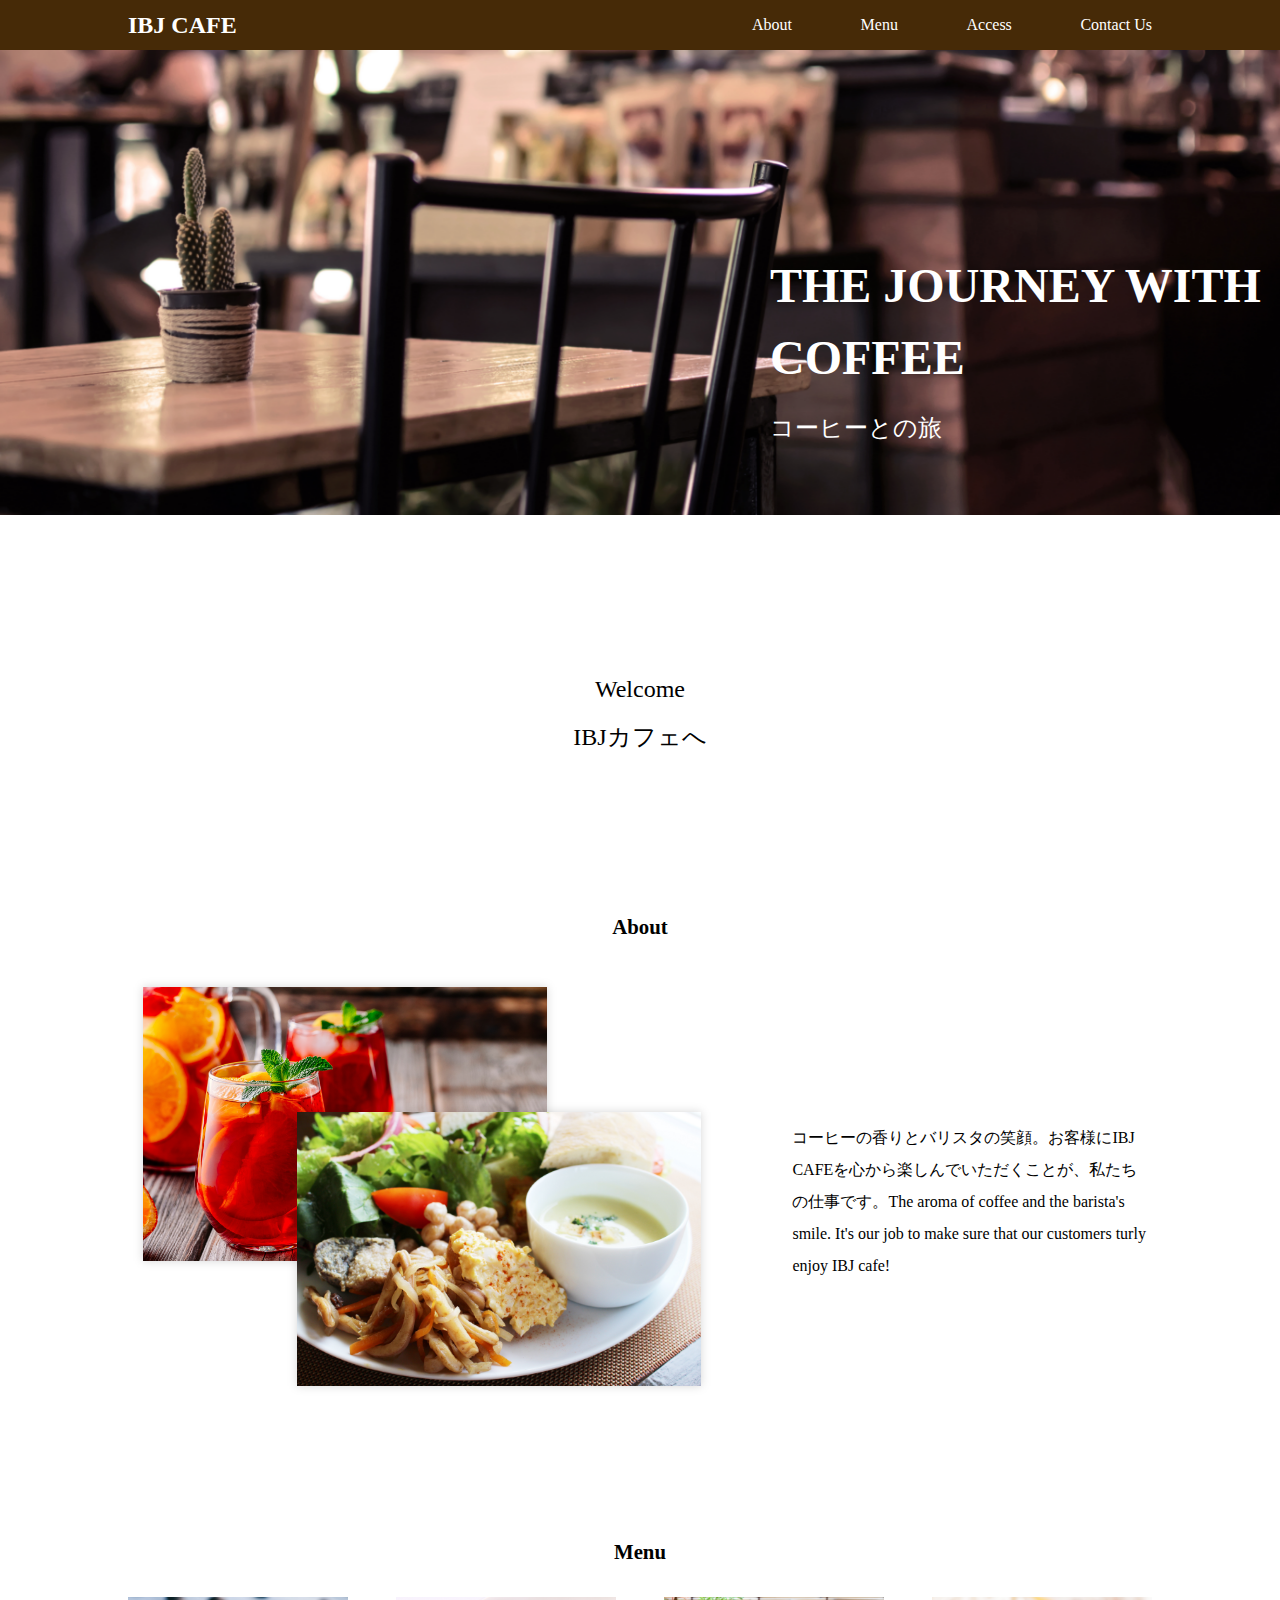
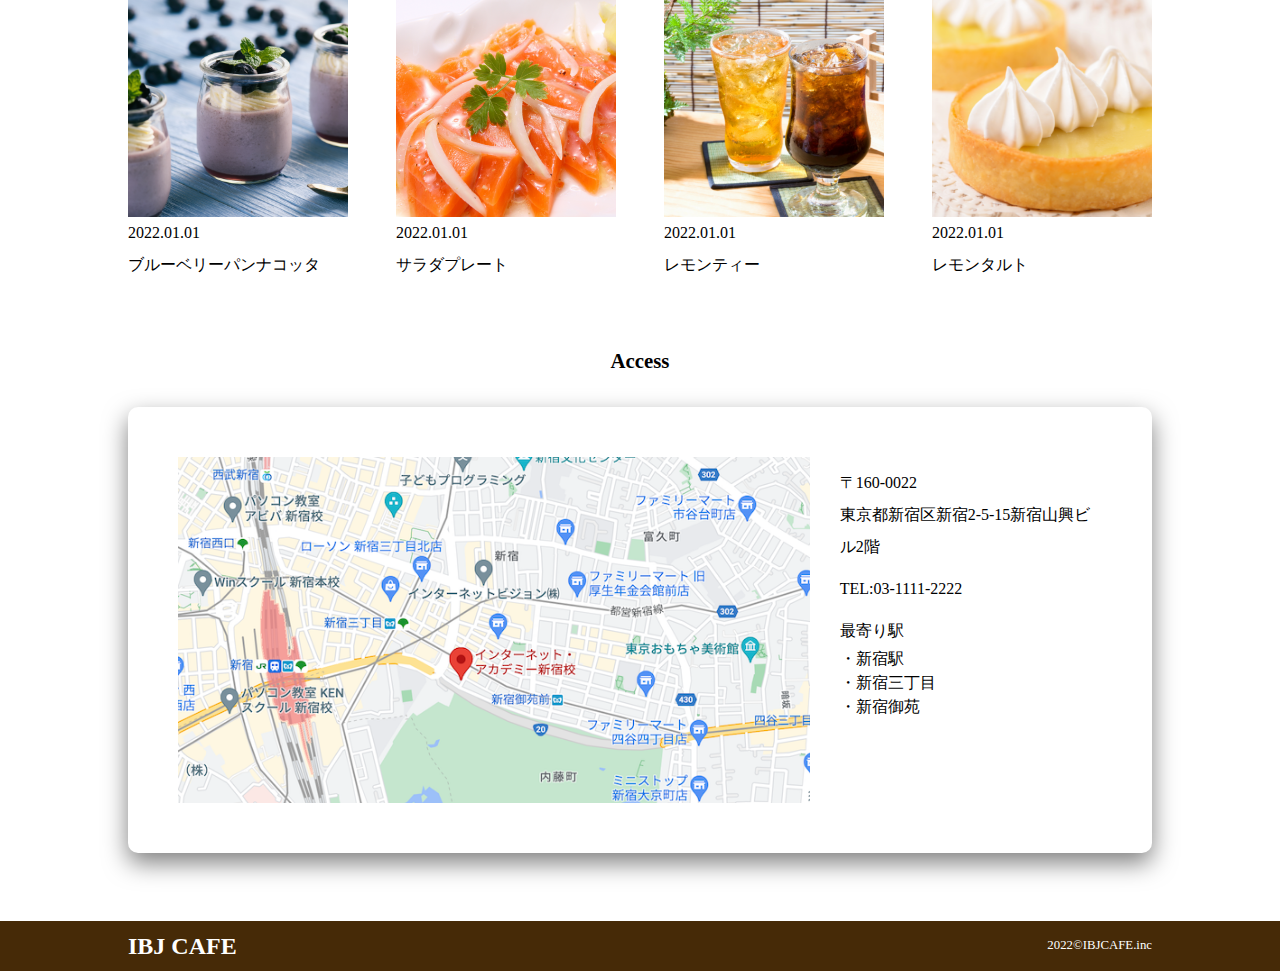
<file: web/index.html>
<!DOCTYPE html>
<html lang="ja">
<head>
    <!-- Google tag (gtag.js) -->
<script async src="https://www.googletagmanager.com/gtag/js?id=G-ZQ1MGCCNFY"></script>
<script>
  window.dataLayer = window.dataLayer || [];
  function gtag(){dataLayer.push(arguments);}
  gtag('js', new Date());

  gtag('config', 'G-ZQ1MGCCNFY');
</script>
    <meta charset="UTF-8">
    <title>IBJ CAFE</title>
    <link rel="stylesheet" href="./common/index_pc.css" media="screen and (min-width:600px)">
    <link rel="stylesheet" href="./common/index_sp.css" media="screen and (max-width:600px)">
    <link rel="stylesheet" href="./common/css/normalize.css">
    <link rel="stylesheet" href="./common/css/header_footer.css">
</head>
<body>
    <header>
        <div id="headerInner">
            <a href="./index.html" class="logo">IBJ CAFE</a>
            <nav id="nav_pc">
                 <ul>
                    <li><a href="./about/about.html">About</a></li>
                    <li><a href="./menu/menu.html">Menu</a></li>
                    <li><a href="./access/access.html">Access</a></li>
                    <li><a href="./inquiry/inquiry.html">Contact Us</a></li>
                </ul>
            </nav>
            <nav id="nav_sp">
                <ul>
                    <li><a href="./about/about.html">About</a></li>
                    <li><a href="./menu/menu.html">Menu</a></li>
                    <li><a href="./access/access.html">Access</a></li>
                    <li><a href="./inquiry/inquiry.html">Contact Us</a></li>
               </ul>
           </nav>
           <div id="hamburger">
                <span></span>
                <span></span>
                <span></span>
           </div>
        </div>
    </header>
    <main>
        <!-- firstview -->
        <div id="main">
            <div id="mainphoto"></div>
            <div id="catch">
                <h1>THE JOURNEY WITH COFFEE</h1>
                <p>コーヒーとの旅</p>
            </div>

        </div>
        <div class="hidedown">
            <p>Welcome</p>
            <p>IBJカフェへ</p>
        </div>
        <!-- About -->
        <section class="section">
            <h2 class="title">About</h2>
            <div id="about" class="flexbox">
                <div id="aboutLeft">
                    <img id="aboutLeft01" src="./images/main01.png" alt="ドリンク" width="434" height="304">
                    <img id="aboutLeft02" src="./images/main02.png" alt="サラダ" width="434" height="304">
                </div>
                <div id="aboutRight">
                    <p>コーヒーの香りとバリスタの笑顔。お客様にIBJ CAFEを心から楽しんでいただくことが、私たちの仕事です。The aroma of coffee and the barista's smile. It's our job to make sure that our customers turly enjoy IBJ cafe!</p>
                </div>
            </div>
        </section>   
        <!-- Menu  -->
        <section class="section">
            <h2 class="title">Menu</h2>
            <ul id="menu" class="flexbox">
                <li>
                    <img src="./images/menu01.png" alt="ブルーベリー">
                    <p>2022.01.01</p>
                    <p>ブルーベリーパンナコッタ</p>
                </li>
                <li><img src="./images/menu02.png" alt="サラダプレート">
                    <p>2022.01.01</p>
                    <p>サラダプレート</p>
                </li>
                <li><img src="./images/menu03.png" alt="レモンティー">
                    <p>2022.01.01</p>
                    <p>レモンティー</p>
                </li>
                <li><img src="./images/menu04.png" alt="レモンタルト">
                    <p>2022.01.01</p>
                    <p>レモンタルト</p>
                </li>
            </ul>
        </section>
        <!-- Access -->
        <section class="section">
            <h2 class="title">Access</h2>
            <div id="access" class="flexbox">
                <div id="map"><img src="./images/map.png" width="700" height="384" alt="アクセス/地図"></div>
                <div id="accessRight">
                    <p>〒160-0022<br>東京都新宿区新宿2-5-15新宿山興ビル2階</p>
                    <p>TEL:03-1111-2222</p>
                    <p>最寄り駅</p>
                    <ul>
                        <li>・新宿駅</li>
                        <li>・新宿三丁目</li>
                        <li>・新宿御苑</li>
                    </ul>
            </div>
            </div>
        </section>
    </main>
    <footer>
        <div id="footerInner">
            <a href="#" class="logo">IBJ CAFE</a>
            <p>2022&copy;IBJCAFE.inc</p>
        </div>
    </footer>
    <script src="https://code.jquery.com/jquery-3.6.0.min.js"></script>
    <script>
      // スマホハンバーガーメニュー
      $(function () {
          // ハンバーガーメニューをクリックしたときの処理
          $('#hamburger').click(function() {
              $('body').toggleClass('open');
          });
      });
</script>
</body>
</html>
</file>
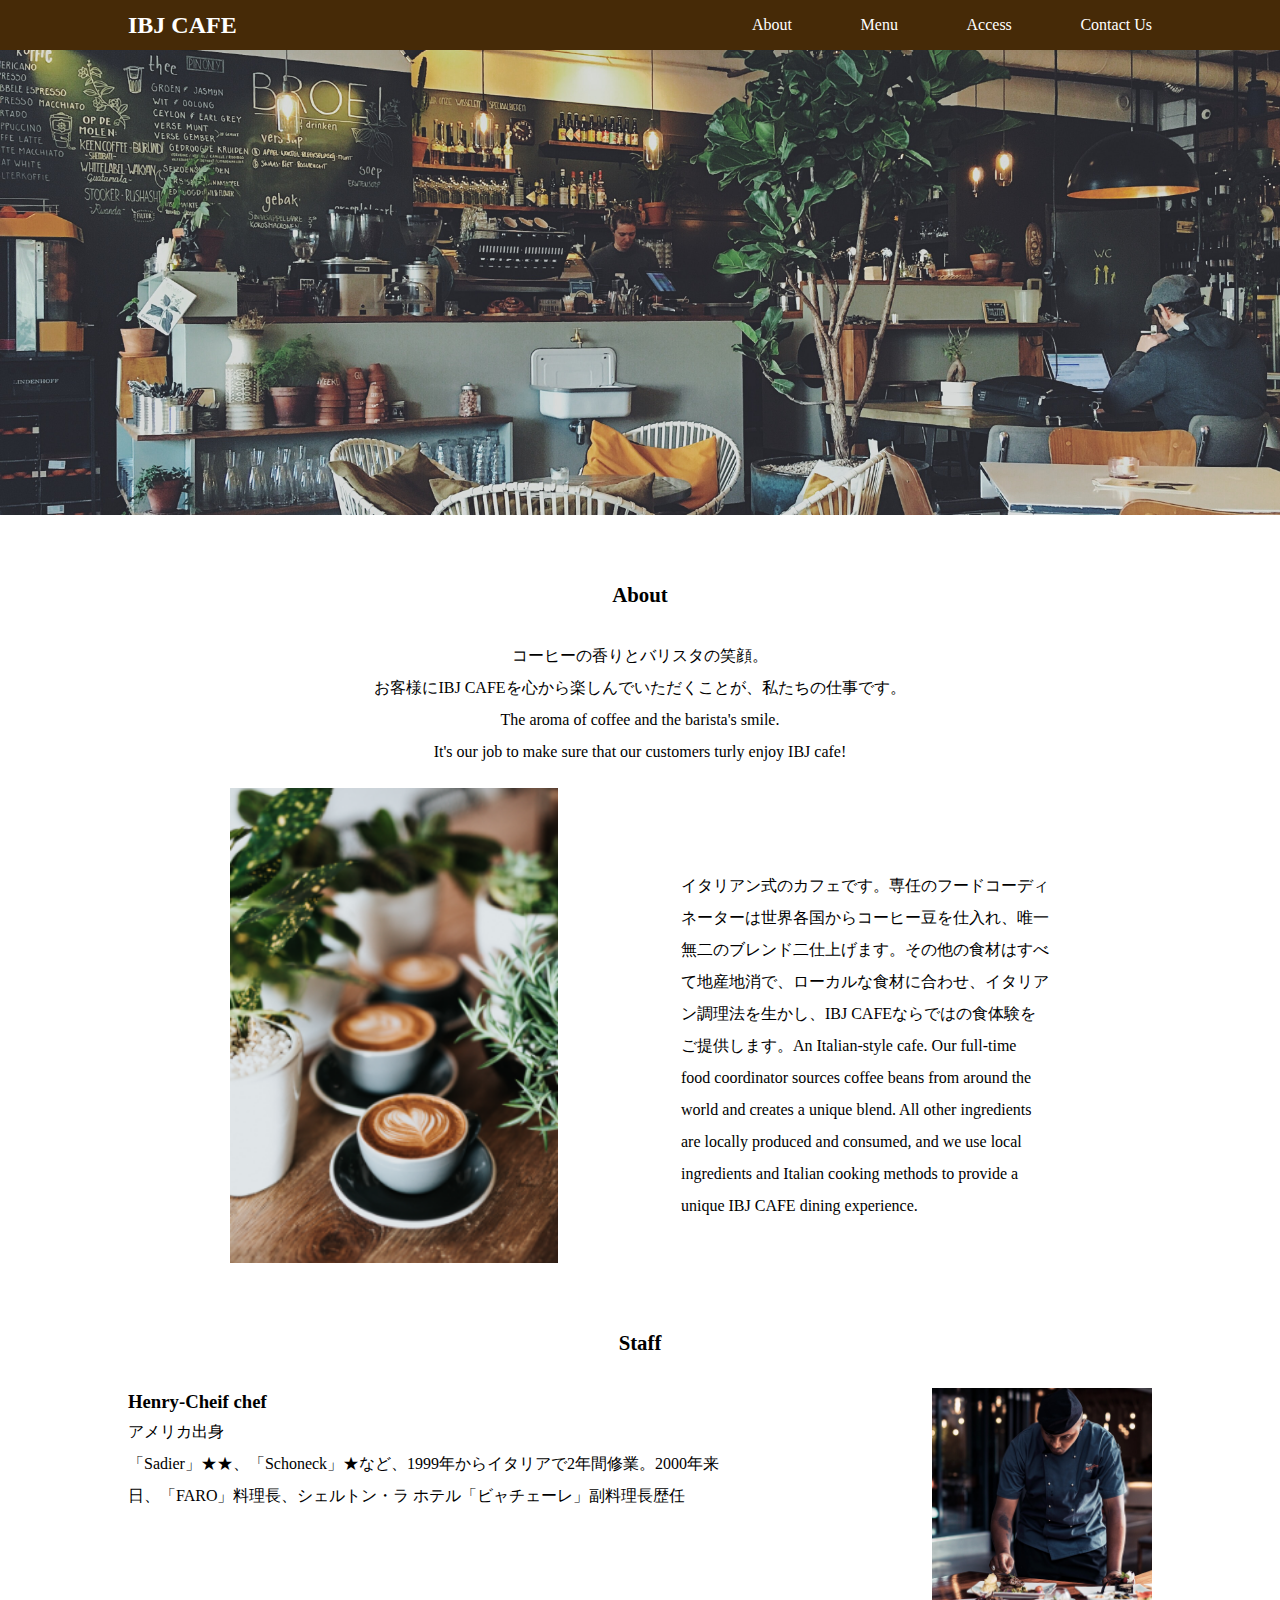
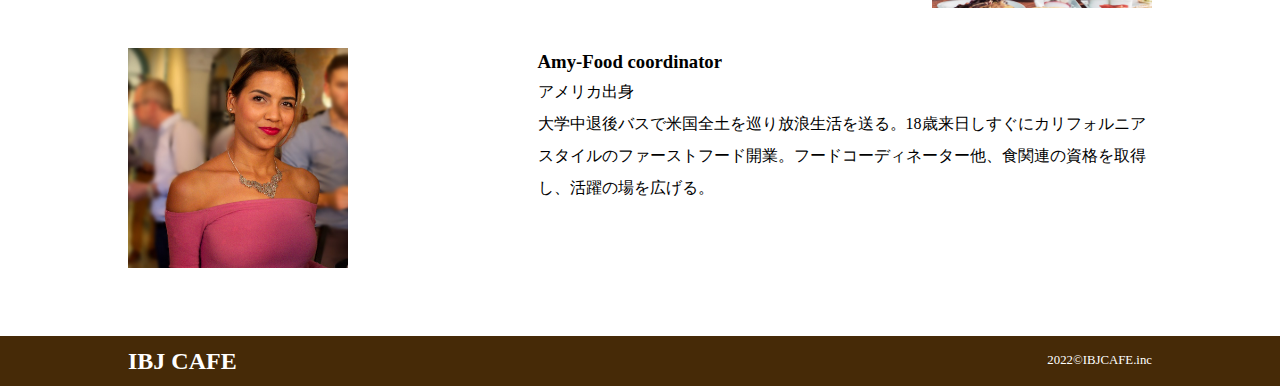
<file: web/about/about.html>
<!DOCTYPE html>
<html lang="ja">
<head>
    <meta charset="UTF-8">
    <title>IBJ CAFE</title>
    <link rel="stylesheet" href="./css/about_pc.css" media="screen and (min-width:600px)">
    <link rel="stylesheet" href="./css/about_sp.css" media="screen and (max-width:600px)">
    <link rel="stylesheet" href="../common/css/normalize.css">
    <link rel="stylesheet" href="../common/css/header_footer.css">
</head>
<body>
    <header>
        <div id="headerInner">
            <a href="../index.html" class="logo">IBJ CAFE</a>
            <nav id="nav_pc">
                 <ul>
                    <li><a href="./about.html">About</a></li>
                    <li><a href="../menu/menu.html">Menu</a></li>
                    <li><a href="../access/access.html">Access</a></li>
                    <li><a href="../inquiry/inquiry.html">Contact Us</a></li>
                </ul>
            </nav>
            <nav id="nav_sp">
                <ul>
                    <li><a href="./about.html">About</a></li>
                    <li><a href="../menu/menu.html">Menu</a></li>
                    <li><a href="../access/access.html">Access</a></li>
                    <li><a href="../inquiry/inquiry.html">Contact Us</a></li>
               </ul>
           </nav>
           <div id="hamburger">
                <span></span>
                <span></span>
                <span></span>
           </div>
        </div>
    </header>
    <main>
        <!-- firstview -->
        <h1 id="mainphoto"></h1>
        <!-- About -->
        <section class="section">
            <h2 class="title">About</h2>
            <div id="about_p">
                <p>コーヒーの香りとバリスタの笑顔。</p>
                <p>お客様にIBJ CAFEを心から楽しんでいただくことが、私たちの仕事です。</p>
                <p>The aroma of coffee and the barista's smile.</p> 
                <p>It's our job to make sure that our customers turly enjoy IBJ cafe!</p>
            </div>
            <div id="about_below" class="flexbox">
                <div id="aboutLeft">
                    <img id="aboutLeft01" src="../about/images/about01.png" alt="ドリンク" width="241" height="349">
                </div>
                <div id="aboutRight">
                    <p>イタリアン式のカフェです。専任のフードコーディネーターは世界各国からコーヒー豆を仕入れ、唯一無二のブレンド二仕上げます。その他の食材はすべて地産地消で、ローカルな食材に合わせ、イタリアン調理法を生かし、IBJ CAFEならではの食体験をご提供します。An Italian-style cafe. Our full-time food coordinator sources coffee beans from around the world and creates a unique blend. All other ingredients are locally produced and consumed, and we use local ingredients and Italian cooking methods to provide a unique IBJ CAFE dining experience.</p>
                </div>
            </div>
        </section>   
        <!-- Staff  -->
        <section class="section">
            <h2 class="title">Staff</h2>
            <div id="staff_above" class="flexbox">
                <div id="staff_aboveRight">
                    <img src="./images/staff01.png" width="220" height="220" alt="スタッフ写真">
                </div>
                <div id="staff_aboveLeft">
                    <h3>Henry-Cheif chef</h3>
                    <p>アメリカ出身</p>
                    <p>「Sadier」★★、「Schoneck」★など、1999年からイタリアで2年間修業。2000年来日、「FARO」料理長、シェルトン・ラ ホテル「ビャチェーレ」副料理長歴任</p>
                </div>
            </div>
            <div id="staff_below" class="flexbox">
                <div id="staff_belowLeft">
                    <img src="./images/staff02.png" width="220" height="220" alt="スタッフ写真">
                </div>
                <div id="staff_belowRight">
                    <h3>Amy-Food coordinator</h3>
                    <p>アメリカ出身</p>
                    <p>大学中退後バスで米国全土を巡り放浪生活を送る。18歳来日しすぐにカリフォルニアスタイルのファーストフード開業。フードコーディネーター他、食関連の資格を取得し、活躍の場を広げる。</p>
                </div>
                
            </div>
        </section>
    </main>
    <footer>
        <div id="footerInner">
            <a href="#" class="logo">IBJ CAFE</a>
            <p>2022&copy;IBJCAFE.inc</p>
        </div>
    </footer>
    <script src="https://code.jquery.com/jquery-3.6.0.min.js"></script>
    <script>
      // スマホハンバーガーメニュー
      $(function () {
          // ハンバーガーメニューをクリックしたときの処理
          $('#hamburger').click(function() {
              $('body').toggleClass('open');
          });
      });
</script>
</body>
</html>
</file>
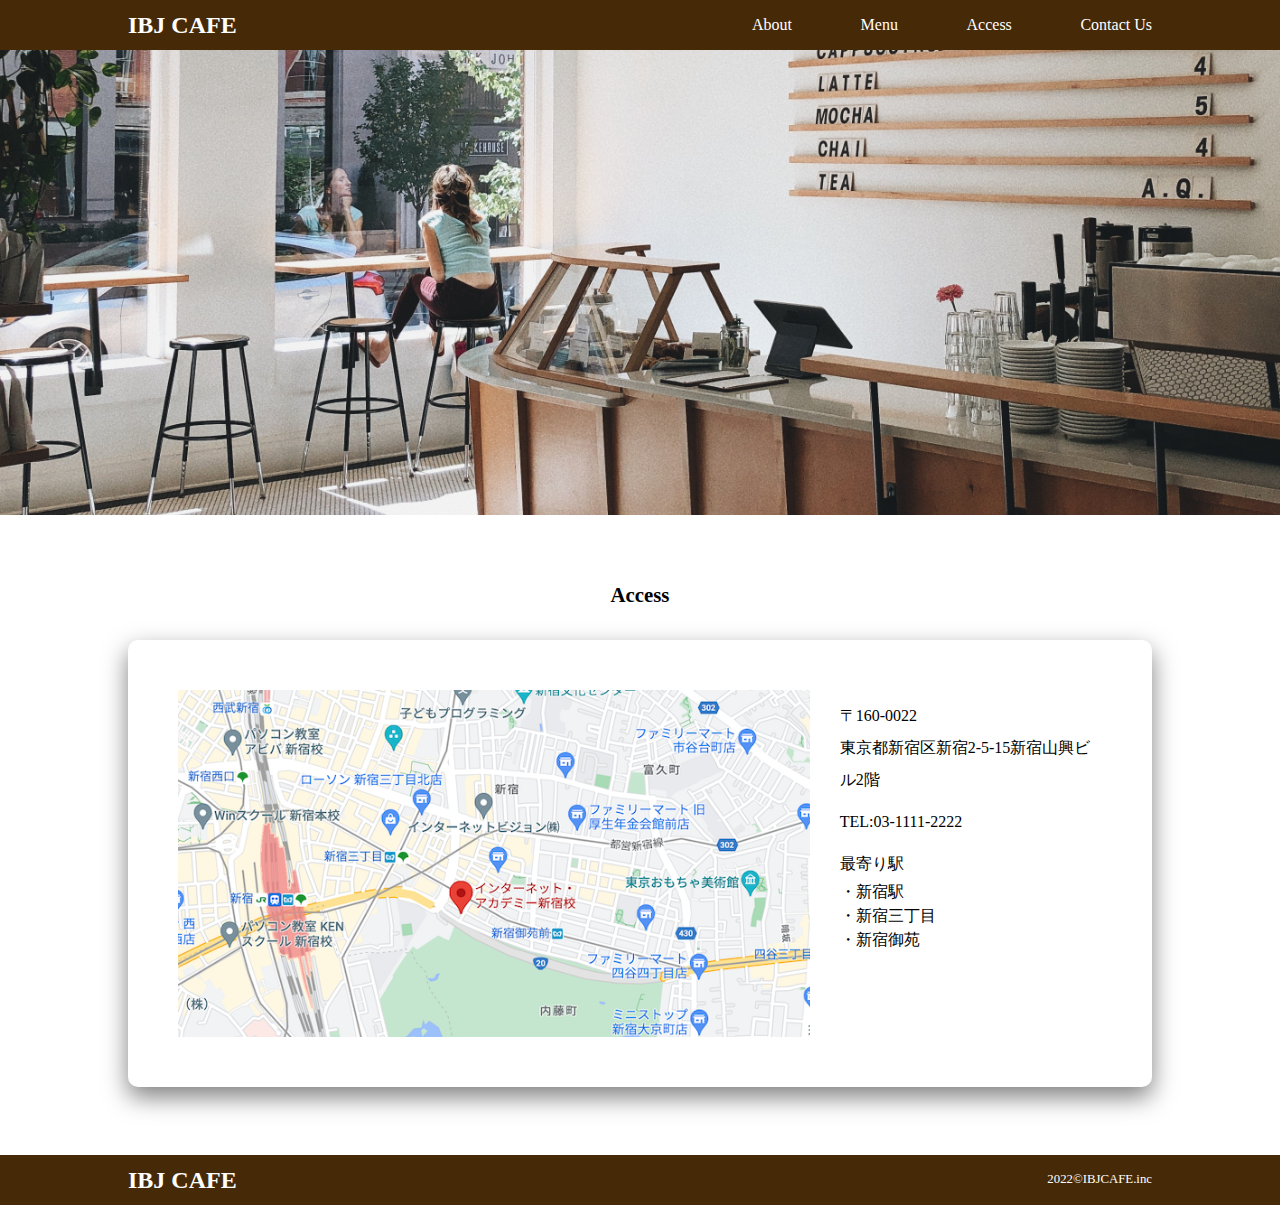
<file: web/access/access.html>
<!DOCTYPE html>
<html lang="ja">
<head>
    <meta charset="UTF-8">
    <title>IBJ CAFE</title>
    <link rel="stylesheet" href="./css/access_pc.css" media="screen and (min-width:600px)">
    <link rel="stylesheet" href="./css/access_sp.css" media="screen and (max-width:600px)">
    <link rel="stylesheet" href="../common/css/normalize.css">
    <link rel="stylesheet" href="../common/css/header_footer.css">
</head>
<body>
    <header>
        <div id="headerInner">
            <a href="../index.html" class="logo">IBJ CAFE</a>
            <nav id="nav_pc">
                 <ul>
                    <li><a href="../about/about.html">About</a></li>
                    <li><a href="../menu/menu.html">Menu</a></li>
                    <li><a href="./access.html">Access</a></li>
                    <li><a href="../inquiry/inquiry.html">Contact Us</a></li>
                </ul>
            </nav>
            <nav id="nav_sp">
                <ul>
                    <li><a href="../about/about.html">About</a></li>
                    <li><a href="../menu/menu.html">Menu</a></li>
                    <li><a href="./access.html">Access</a></li>
                    <li><a href="../inquiry/inquiry.html">Contact Us</a></li>
               </ul>
           </nav>
           <div id="hamburger">
                <span></span>
                <span></span>
                <span></span>
           </div>
        </div>
    </header>
    <main>
        <!-- firstview -->
        <h1 id="mainphoto"></h1>
        <!-- Access -->
        <section class="section">
            <h2 class="title">Access</h2>
            <div id="access" class="flexbox">
                <div id="map"><img src="./images/map.png" width="700" height="384" alt="アクセス/地図"></div>
                <div id="accessRight">
                    <p>〒160-0022<br>東京都新宿区新宿2-5-15新宿山興ビル2階</p>
                    <p>TEL:03-1111-2222</p>
                    <p>最寄り駅</p>
                    <ul>
                        <li>・新宿駅</li>
                        <li>・新宿三丁目</li>
                        <li>・新宿御苑</li>
                    </ul>
            </div>
            </div>
        </section>
    </main>
    <footer>
        <div id="footerInner">
            <a href="#" class="logo">IBJ CAFE</a>
            <p>2022&copy;IBJCAFE.inc</p>
        </div>
    </footer>
    <script src="https://code.jquery.com/jquery-3.6.0.min.js"></script>
    <script>
      // スマホハンバーガーメニュー
      $(function () {
          // ハンバーガーメニューをクリックしたときの処理
          $('#hamburger').click(function() {
              $('body').toggleClass('open');
          });
      });
</script>
</body>
</html>
</file>
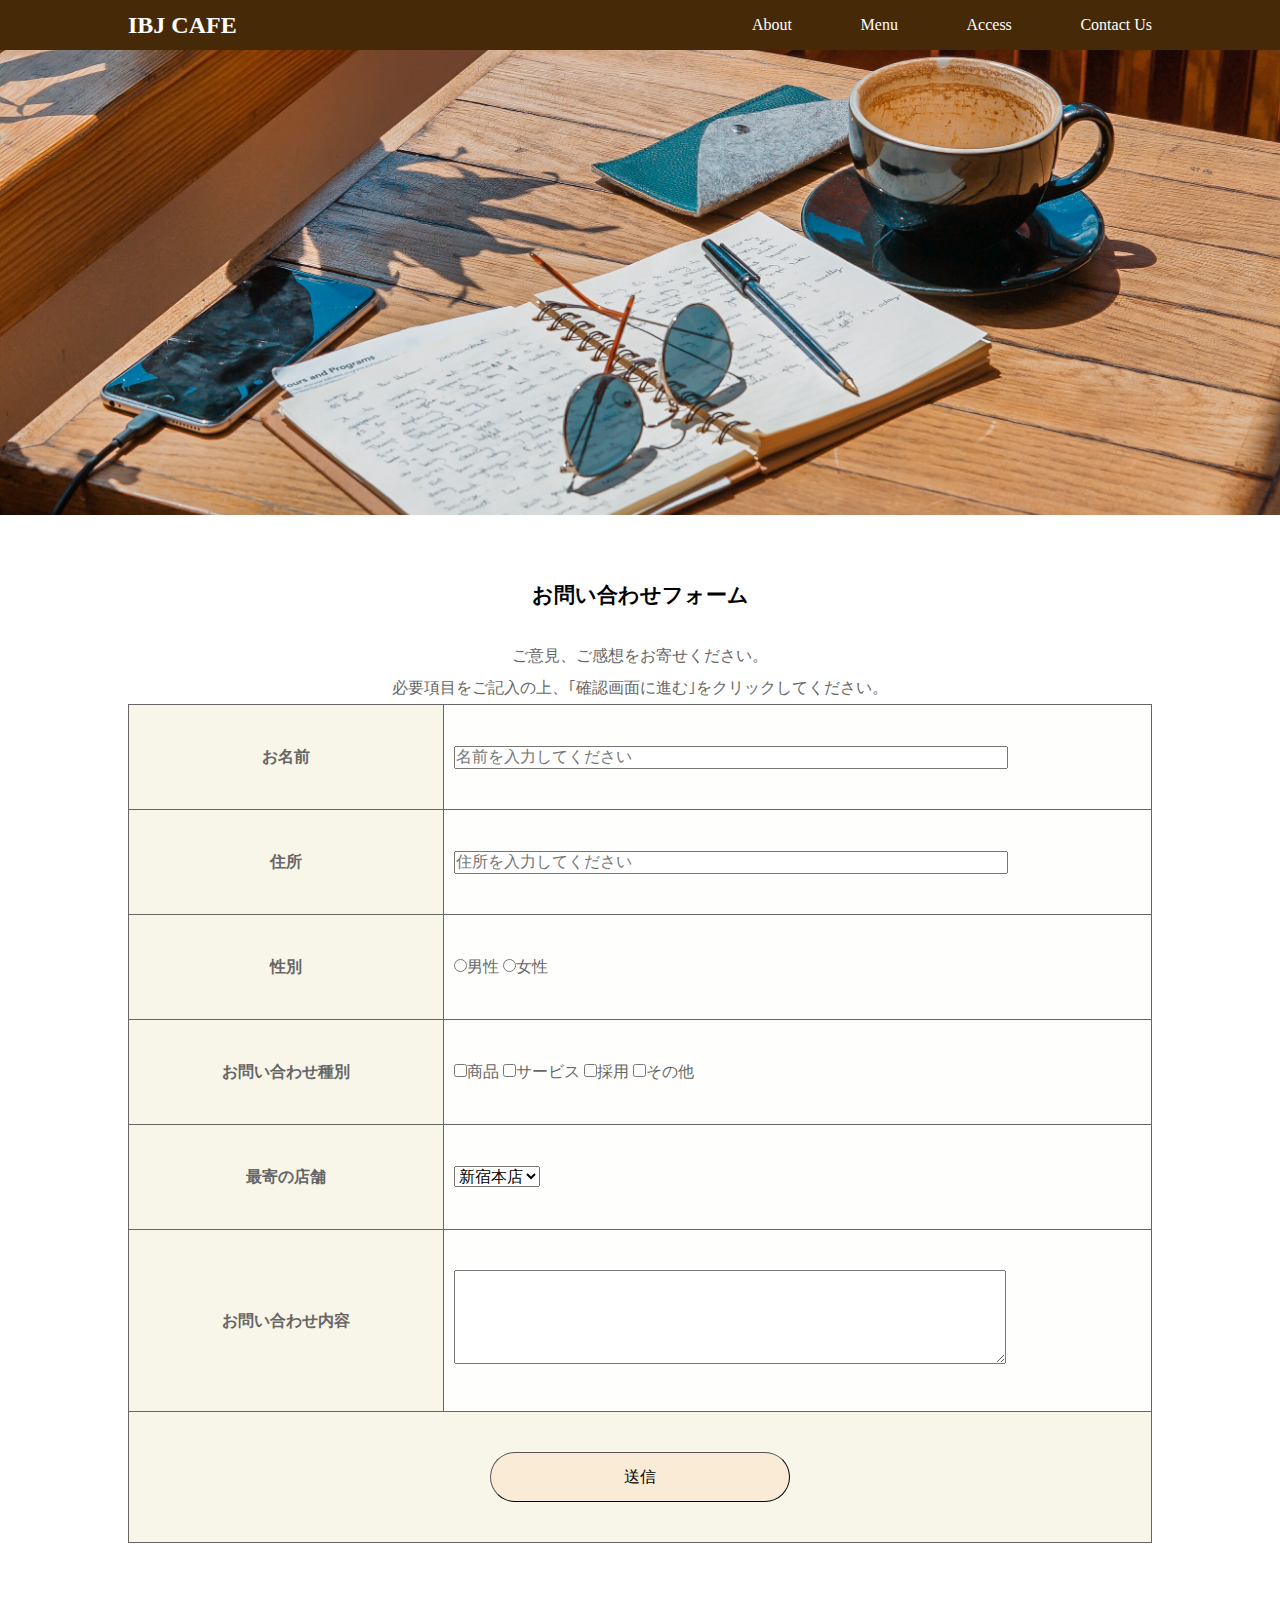
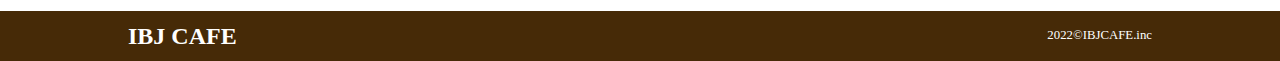
<file: web/inquiry/inquiry.html>
<!DOCTYPE html>
<html lang="ja">
<head>
    <meta charset="UTF-8">
    <title>IBJ CAFE</title>
    <link rel="stylesheet" href="./css/inquiry_pc_style.css" media="screen and (min-width:600px)">
    <link rel="stylesheet" href="./css/inquiry_sp_style.css" media="screen and (max-width:600px)">
    <link rel="stylesheet" href="../common/css/normalize.css">
    <link rel="stylesheet" href="../common/css/header_footer.css">
</head>
<body>
      <header>
        <div id="headerInner">
            <a href="../index.html" class="logo">IBJ CAFE</a>
            <nav id="nav_pc">
                 <ul>
                    <li><a href="../about/about.html">About</a></li>
                    <li><a href="../menu/menu.html">Menu</a></li>
                    <li><a href="../access/access.html">Access</a></li>
                    <li><a href="./inquiry.html">Contact Us</a></li>
                </ul>
            </nav>
            <nav id="nav_sp">
                <ul>
                    <li><a href="../about/about.html">About</a></li>
                    <li><a href="../menu/menu.html">Menu</a></li>
                    <li><a href="../access/access.html">Access</a></li>
                    <li><a href="./inquiry.html">Contact Us</a></li>
               </ul>
           </nav>
           <div id="hamburger">
                <span></span>
                <span></span>
                <span></span>
           </div>
        </div>
    </header>
    <main>
        <h1 id="mainphoto"></h1>
        <section id="main" class="section">
        <h2 class="title">お問い合わせフォーム</h2>
        <p>ご意見、ご感想をお寄せください。</p>
        <p>必要項目をご記入の上、｢確認画面に進む｣をクリックしてください。</p>
        <form action="../inquiry_end/inquiry_end.html" method="post" enctype="application/x-www-form-urlencoded">
        <table class="form_table">
          <tr>
            <th>お名前</th>
            <td><input class="input" name="name" type="text" placeholder="名前を入力してください" size="40" /></td>
          </tr>
            <tr>
                <th>住所</th>
                <td><input class="input" name="address" type="text" placeholder="住所を入力してください" size="40" /></td>
              </tr>
              <tr>
                <th>性別</th>
                <td>
                    <label><input name="sex" type="radio" value="man" />男性</label>
                    <label><input name="sex" type="radio" value="woman" />女性</label>
                </td>
            </tr>
          <tr>
            <th>お問い合わせ種別</th>
            <td>
              <label><input name="category" type="checkbox" value="1" />商品</label>
              <label><input name="category" type="checkbox" value="2" />サービス</label>
              <label><input name="category" type="checkbox" value="3" />採用</label>
              <label><input name="category" type="checkbox" value="4" />その他</label>
            </td>
          </tr>
          
          <tr>
            <th>最寄の店舗</th>
            <td>
                <select name="store">
                  <option>新宿本店</option>
                  <option>渋谷店</option>
                  <option>銀座店</option>
                  <option>横浜店</option>
                  <option>川崎店</option>
                  <option>浦和店</option>
                  <option>川越店</option>
            </select>
            </td>
          </tr>
          <tr>
            <th>お問い合わせ内容</th>
            <td><textarea class="input" name="content" cols="60" rows="5"></textarea></td>
          </tr>
          <tr>
            <th colspan="2" class="styleB"><input id="submit" type="submit" value="送信" name="Submit"></th>
          </tr>
        </table>
        </form>
        </section>
    </main>
    <footer>
      <div id="footerInner">
          <a href="#" class="logo">IBJ CAFE</a>
          <p>2022&copy;IBJCAFE.inc</p>
      </div>
  </footer>
  <script src="https://code.jquery.com/jquery-3.6.0.min.js"></script>
  <script>
    // スマホハンバーガーメニュー
    $(function () {
        // ハンバーガーメニューをクリックしたときの処理
        $('#hamburger').click(function() {
            $('body').toggleClass('open');
        });
    });
</script>
</body>
</html>
</file>
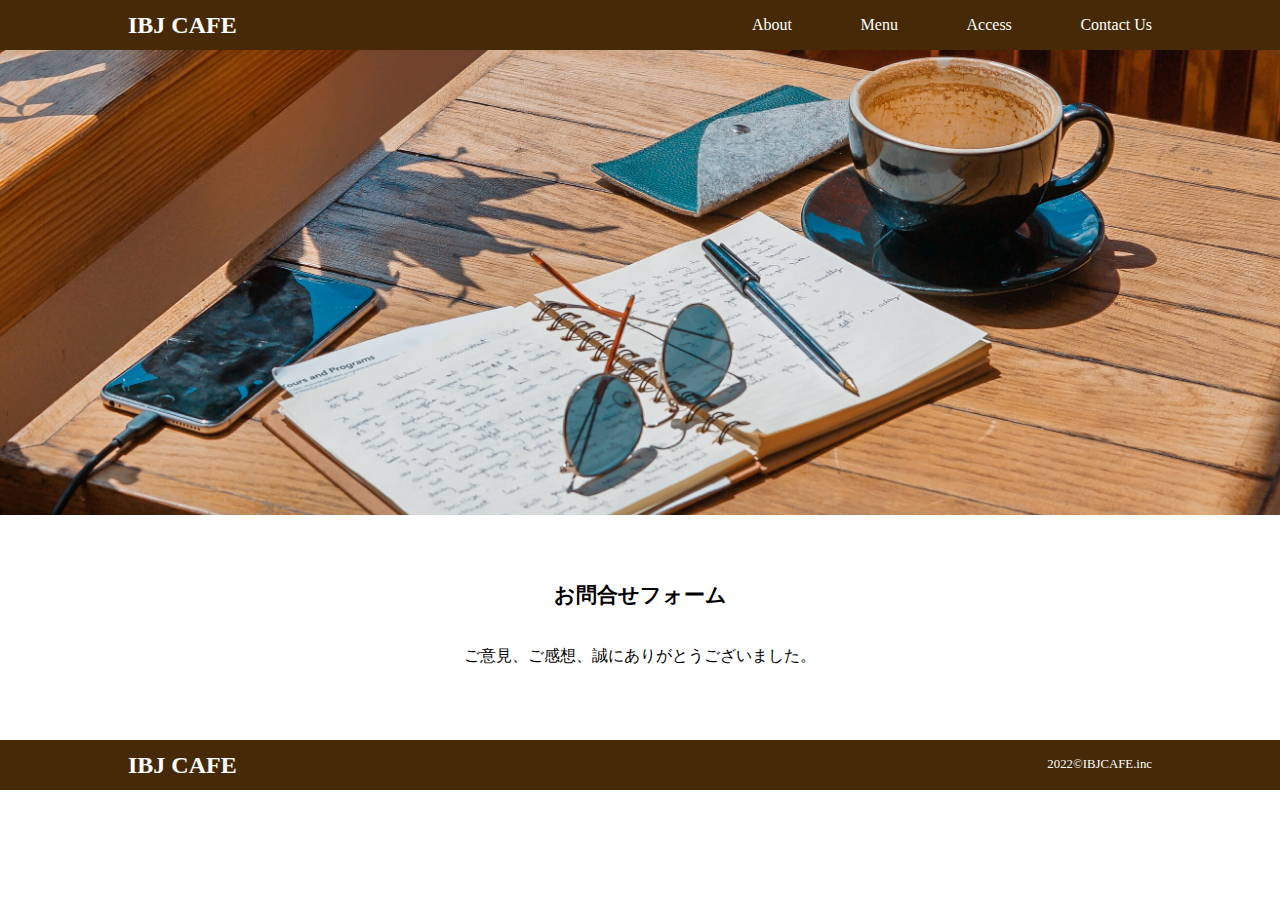
<file: web/inquiry_end/inquiry_end.html>
<!DOCTYPE html>
<html lang="ja">
<head>
    <meta charset="UTF-8">
    <title>IBJ CAFE</title>
    <link rel="stylesheet" href="./css/inquiry_end_pc_style.css" media="screen and (min-width:600px)">
    <link rel="stylesheet" href="./css/inquiry_end_sp_style.css" media="screen and (max-width:600px)">
    <link rel="stylesheet" href="../common/css/normalize.css">
    <link rel="stylesheet" href="../common/css/header_footer.css">
</head>
<body>
      <header>
        <div id="headerInner">
            <a href="../index.html" class="logo">IBJ CAFE</a>
            <nav id="nav_pc">
                 <ul>
                    <li><a href="../about/about.html">About</a></li>
                    <li><a href="../menu/menu.html">Menu</a></li>
                    <li><a href="../access/access.html">Access</a></li>
                    <li><a href="../inquiry/inquiry.html">Contact Us</a></li>
                </ul>
            </nav>
            <nav id="nav_sp">
                <ul>
                    <li><a href="../about/about.html">About</a></li>
                    <li><a href="../menu/menu.html">Menu</a></li>
                    <li><a href="../access/access.html">Access</a></li>
                    <li><a href="../inquiry/inquiry.html">Contact Us</a></li>
               </ul>
           </nav>
           <div id="hamburger">
                <span></span>
                <span></span>
                <span></span>
           </div>
        </div>
    </header>
    <main>
        <h1 id="mainphoto"></h1>
        <section class="section">
        <h2 class="title">お問合せフォーム</h2>
        <p>ご意見、ご感想、誠にありがとうございました。</p>
        </section>
    </main>
    <footer>
      <div id="footerInner">
          <a href="#" class="logo">IBJ CAFE</a>
          <p>2022&copy;IBJCAFE.inc</p>
      </div>
  </footer>
  <script src="https://code.jquery.com/jquery-3.6.0.min.js"></script>
  <script>
    // スマホハンバーガーメニュー
    $(function () {
        // ハンバーガーメニューをクリックしたときの処理
        $('#hamburger').click(function() {
            $('body').toggleClass('open');
        });
    });
</script>
</body>
</html>
</file>
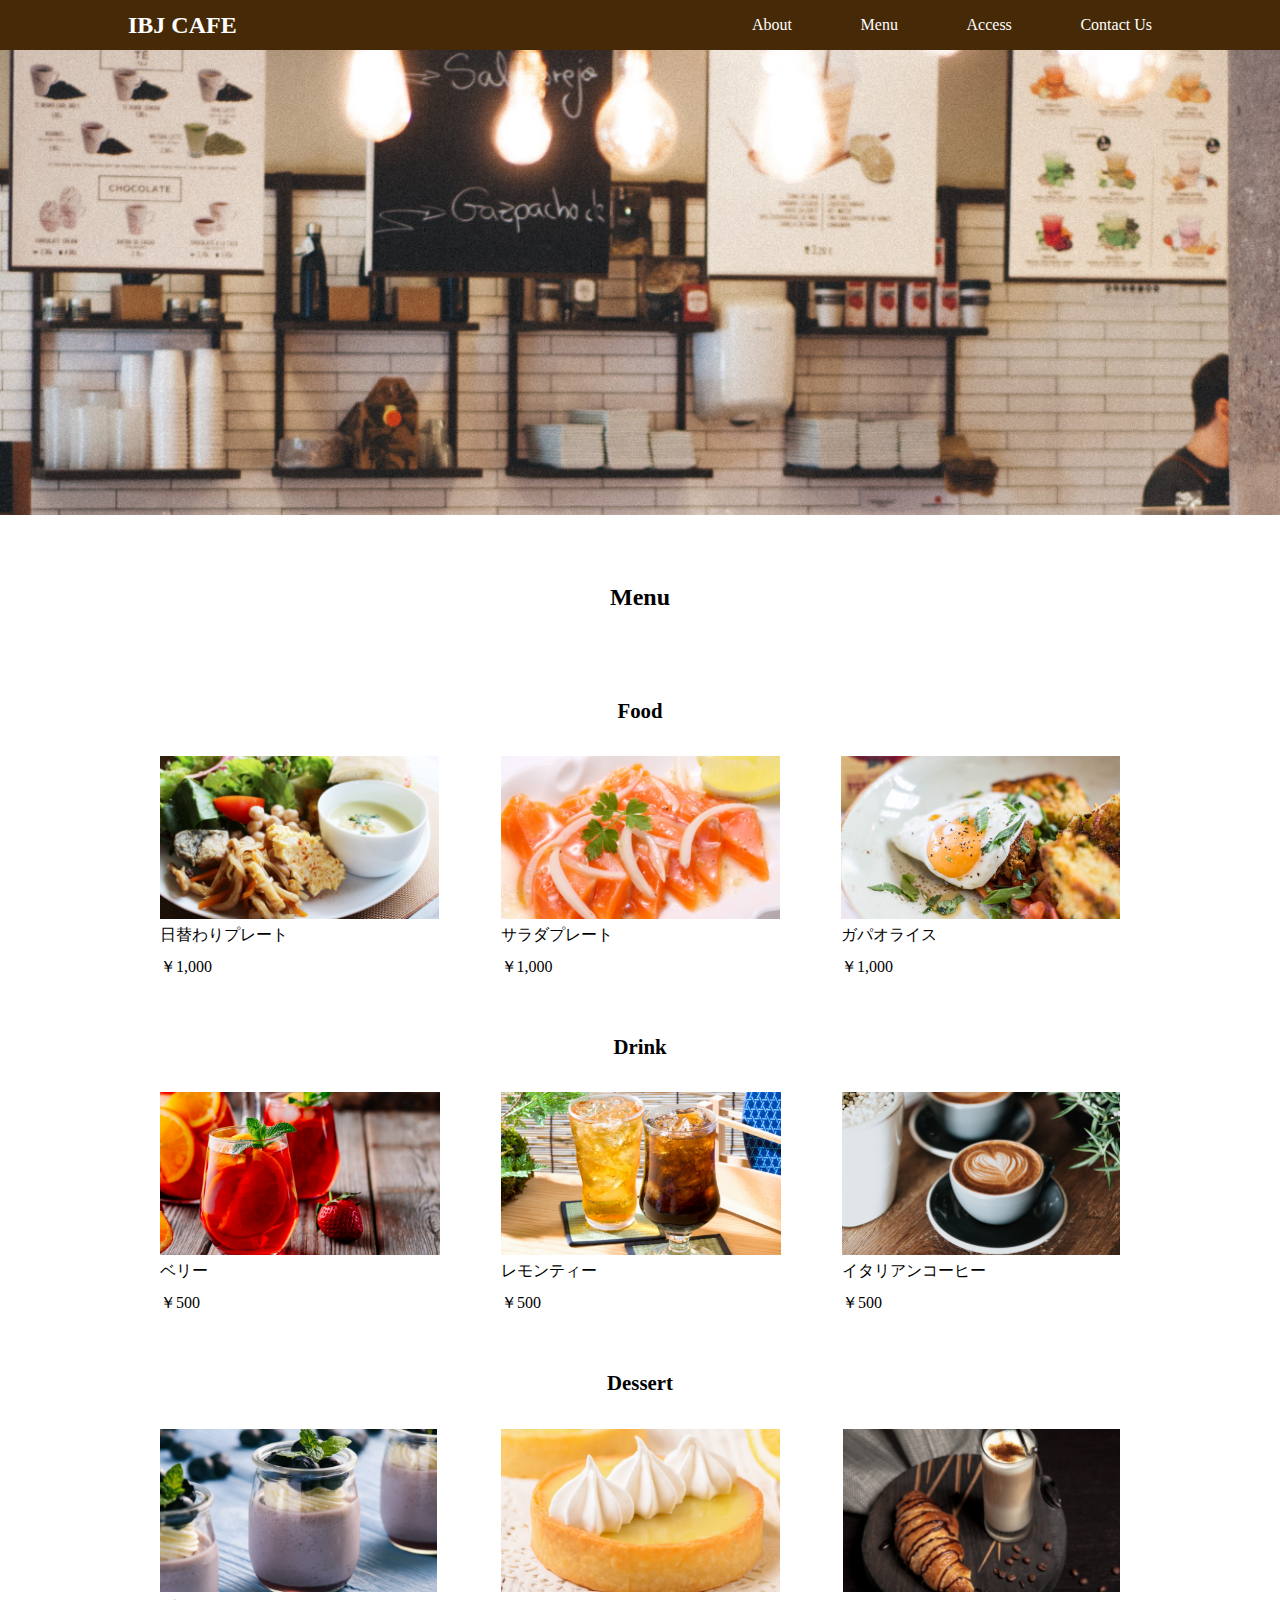
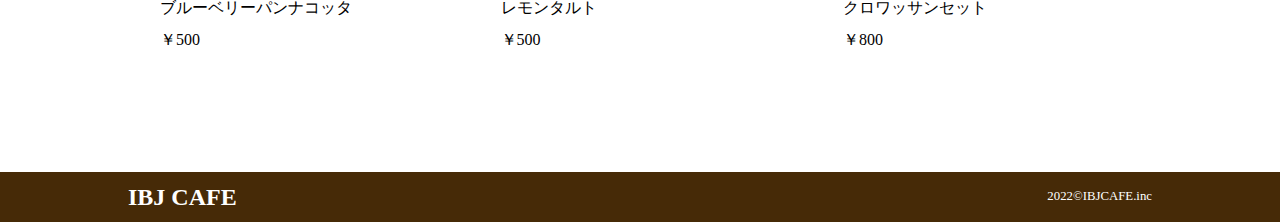
<file: web/menu/menu.html>
<!DOCTYPE html>
<html lang="ja">
<head>
    <meta charset="UTF-8">
    <title>IBJ CAFE</title>
    <link rel="stylesheet" href="./css/menu_pc.css" media="screen and (min-width:600px)">
    <link rel="stylesheet" href="./css/menu_sp.css" media="screen and (max-width:600px)">
    <link rel="stylesheet" href="../common/css/normalize.css">
    <link rel="stylesheet" href="../common/css/header_footer.css">
</head>
<body>
    <header>
        <div id="headerInner">
            <a href="../index.html" class="logo">IBJ CAFE</a>
            <nav id="nav_pc">
                 <ul>
                    <li><a href="../about/about.html">About</a></li>
                    <li><a href="./menu.html">Menu</a></li>
                    <li><a href="../access/access.html">Access</a></li>
                    <li><a href="../inquiry/inquiry.html">Contact Us</a></li>
                </ul>
            </nav>
            <nav id="nav_sp">
                <ul>
                    <li><a href="../about/about.html">About</a></li>
                    <li><a href="./menu.html">Menu</a></li>
                    <li><a href="../access/access.html">Access</a></li>
                    <li><a href="../inquiry/inquiry.html">Contact Us</a></li>
               </ul>
           </nav>
           <div id="hamburger">
                <span></span>
                <span></span>
                <span></span>
           </div>
        </div>
    </header>
    <main>
        <!-- firstview -->
        <h1 id="mainphoto"></h1>
        <section class="section">
            <h2 class="title_h2">Menu</h2>
             <!-- Food -->
            <div class="menu_cont">
                <h3 class="title_h3">Food</h3>
                <ul class="flexbox">
                    <li>
                        <img src="./images/menu_food01.png" alt="ブルーベリー">
                        <p>日替わりプレート</p>
                        <p>￥1,000</p>
                    </li>
                    <li><img src="./images/menu_food02.png" alt="サラダプレート">
                        <p>サラダプレート</p>
                        <p>￥1,000</p>
                    </li>
                    <li><img src="./images/menu_food03.png" alt="レモンティー">
                        <p>ガパオライス</p>
                        <p>￥1,000</p>
                    </li>
                </ul>
            </div>
             <!-- Drink -->
             <div class="menu_cont">
                <h3 class="title_h3">Drink</h3>
                <ul class="flexbox">
                    <li>
                        <img src="./images/menu_drink01.png" alt="ブルーベリー">
                        <p>ベリー</p>
                        <p>￥500</p>
                    </li>
                    <li><img src="./images/menu_drink02.png" alt="サラダプレート">
                        <p>レモンティー</p>
                        <p>￥500</p>
                    </li>
                    <li><img src="./images/menu_drink03.png" alt="レモンティー">
                        <p>イタリアンコーヒー</p>
                        <p>￥500</p>
                    </li>
                </ul>
            </div>
            <!-- Dessert -->
            <div class="menu_cont">
                <h3 class="title_h3">Dessert</h3>
                <ul class="flexbox">
                    <li>
                        <img src="./images/menu_dessert01.png" alt="ブルーベリー">
                        <p>ブルーベリーパンナコッタ</p>
                        <p>￥500</p>
                    </li>
                    <li><img src="./images/menu_dessert02.png" alt="サラダプレート">
                        <p>レモンタルト</p>
                        <p>￥500</p>
                    </li>
                    <li><img src="./images/menu_dessert03.png" alt="レモンティー">
                        <p>クロワッサンセット</p>
                        <p>￥800</p>
                    </li>
                </ul>
            </div>
        </section>   
  
    </main>
    <footer>
        <div id="footerInner">
            <a href="#" class="logo">IBJ CAFE</a>
            <p>2022&copy;IBJCAFE.inc</p>
        </div>
    </footer>
    <script src="https://code.jquery.com/jquery-3.6.0.min.js"></script>
    <script>
      // スマホハンバーガーメニュー
      $(function () {
          // ハンバーガーメニューをクリックしたときの処理
          $('#hamburger').click(function() {
              $('body').toggleClass('open');
          });
      });
</script>
</body>
</html>
</file>
<file: web/common/index_pc.css>
#main{
    position: relative;
}
#mainphoto{
    width: 100%;
    height: 465px;
    background-image: url(../images/mainphoto.png);
    background-repeat: no-repeat;
    background-size: cover;
    background-position: 8% 0%;
}
#catch{
    position: absolute;
    top: 200px;
    right: 10px;
}
#catch h1{
    color: #ffffff;
    font-size: 3em;
    font-weight: 700;
    margin-bottom: 10px;
    width: 500px;
    overflow-wrap:break-word;
}
#catch p{
    color: #ffffff;
    font-size: 1.5em;
    font-weight: 300;
}
.hidedown{
    width: 30%;
    margin: 150px auto;
    text-align: center;
    font-size: 1.5em;
}
.section{
    width: 80%;
    margin-left: auto;
    margin-right: auto;
    margin-top: 64px;
}
.title{
    font-size: 1.3em;
    font-weight: bold;
    width: 30%;
    text-align: center;
    margin: 0 auto 30px auto;
}
.flexbox{
    display: flex;
    justify-content: space-between;
}
#menu li img{
    width: 100%;
    height: auto;
}
#menu li{
    padding-left: 10px;
}
#menu li:nth-child(1){
    padding-left: 0;
}

#aboutLeft{
    position: relative;
    width: 50%;
    height: 500px;
}
#aboutLeft01{
    position: absolute;
    z-index: 1;
    width: 100%;
    max-width: 434px;
    height: auto;
}
#aboutLeft02{
    position: absolute;
    top: 25%;
    left: 30%;
    z-index: 10;
    width: 100%;
    max-width: 434px;
    height: auto;
}
#aboutRight{
    width: 40%;
    margin-top: 150px;
}
#aboutRight p{
    padding-left: 50px;
}
#map img{
    width: 100%;
    height: auto;
}
#access{
    padding: 50px;
    border-radius: 10px;
    box-shadow: 0 10px 25px 0 rgba(0, 0, 0, .5);
}
#accessRight{
    padding-left: 30px;
}
#accessRight p{
    margin-top: 10px;
}
footer{
    margin-top: 68px;
    background-color: rgb(70, 42, 7);
    width: 100%;
}
#footerInner{
    width: 80%;
    height: 50px;
    margin-left: auto;
    margin-right: auto;
    display: flex;
    align-items: center;
    justify-content: space-between;
}
#footerInner p{
    color: white;
    font-size: 0.8em;
}

.show {
    opacity: 1;
    transform: translate(0px, 0px);
}
</file>
<file: web/common/index_sp.css>
#main{
    position: relative;
}
#mainphoto{
    width: 100%;
    height: 750px;
    background-image: url(../images/mainphoto.png);
    background-repeat: no-repeat;
    background-size: cover;
    background-position: 12% 0%;
}
#catch{
    position: absolute;
    bottom: 50px;
    right: 50px;
    color: #ffffff;
    font-size: 2em;
    left: 20px;
}
#welcome{
    width: 30%;
    min-width: 150px;
    margin: 150px auto;
    text-align: center;
    font-size: 1.5em;
}
.section{
    width: 80%;
    margin-left: auto;
    margin-right: auto;
    margin-top: 64px;
}
.hidedown{
    width: 30%;
    margin: 150px auto;
    text-align: center;
    font-size: 1.5em;
}
.title{
    font-size: 1.3em;
    font-weight: bold;
    width: 30%;
    text-align: center;
    margin: 0 auto 30px auto;
}
#about{
    width: 100%;
}
#aboutLeft{
    position: relative;
    width: 100%;
    height: 85vw;
}
#aboutLeft01{
    position: absolute;
    z-index: 1;
    width: 80%;
    height: auto;
}
#aboutLeft02{
    position: absolute;
    top: 120px;
    right: 10px;
    z-index: 10;
    width: 80%;
    height: auto;
}
#menu li img{
    width: 100%;
    height: auto;
}
#menu li{
    padding-top: 32px;
}
#menu li:nth-child(1){
    padding-top: 0;
}

#map img{
    width: 100%;
    height: auto;
}
#access{
    padding: 20px;
    border-radius: 10px;
    box-shadow: 0 10px 25px 0 rgba(0, 0, 0, .5);
}
#accessRight p{
    margin-top: 10px;
}
</file>
<file: web/common/css/header_footer.css>
/* pc版ヘッダー、フッターCSS */
@media screen and (min-width:600px){
  /* pc_header */
    header{
        background-color: rgb(70, 42, 7);
        width: 100%;
       
    }
    #nav_sp{
        display: none;
    }
    #hamburger{
        display: none;
    }
    #headerInner{
        width: 80%;
        height: 50px;
        margin-left: auto;
        margin-right: auto;
        display: flex;
        align-items: center;
        justify-content: space-between;
    }
    .logo{
        display: block;
        font-size: 1.5em;
        color: white;
        font-weight: bold;
    }
    nav{
        width: 40%;
        min-width: 250px;
        max-width: 400px;
    }
    nav ul{
        display: flex;
        justify-content: space-between;
    }

    /* pc_footer */
    footer{
      margin-top: 68px;
      background-color: rgb(70, 42, 7);
      width: 100%;
  }
  #footerInner{
      width: 80%;
      height: 50px;
      margin-left: auto;
      margin-right: auto;
      display: flex;
      align-items: center;
      justify-content: space-between;
  }
  #footerInner p{
      color: white;
      font-size: 0.8em;
  }
}

/* sp版ヘッダー、フッターCSS */
@media screen and (max-width:600px){
  /* sp_header */
    header{
        background-color: rgb(70, 42, 7);
        width: 100%;
        position: fixed;
        z-index: 100;
    }
    #headerInner{
        width: 80%;
        height: 50px;
        margin-left: auto;
        margin-right: auto;
        display: flex;
        align-items: center;
        justify-content: space-between;
    }
    .logo{
        display: block;
        font-size: 1.5em;
        color: white;
        font-weight: bold;
    }

    /* ハンバーガーメニュー */
#nav_pc{
    display: none;
}
#hamburger{
    position: fixed;
    top: 12px;
    right: 10%;
    height: 30px;
    width: 30px;
}
#hamburger span {
    width: 100%;
    height: 3px;
    left: 0;
    display: block;
    background: white;
    position: absolute;
    transition: transform .6s ease-in-out, top .5s ease;
  }
#hamburger span:nth-child(1) {
    top: 0px;
}
#hamburger span:nth-child(2) {
    top: 10px;
}
#hamburger span:nth-child(3) {
    top: 20px;
}

/* z-index */
#hamburger {
    z-index: 1000;
  }

#container {
    z-index: 900;
  }

.open #hamburger span {
    background: #333;
  }

  .open #hamburger span:nth-child(1) {
    top: 15px;
    transform: rotate(135deg);
  }

  .open #hamburger span:nth-child(2) {
    top: 15px;
    width: 0;
    left: 50%;
  }

  .open #hamburger span:nth-child(3) {
    top: 15px;
    transform: rotate(-135deg);
  }


#nav_sp {
    background: #f9f9f9;
    color: #333;
    position: fixed;
    top: 0;
    left: 0;
    right: 0;
    bottom: 0;
    font-size: 29px;
    text-align: center;
    display: flex;
    flex-direction: column;
    justify-content: center;
    align-items: center;
    visibility: hidden;
    opacity: 0;
    transition: opacity .6s ease, visibility .6s ease;
  }
  #nav_sp ul {
    opacity: 0;
    transform: translateY(-200px);
    transition: all .8s ease;
  }

  #nav_sp a {
    display: block;
    color: #333;
    text-decoration: none;
    padding: 10px 0;
    transition: color .6s ease;
  }

  #nav_sp a:hover {
    color: rgb(147, 146, 146);
  }
 /* open */
 .open {
    overflow: hidden;
  }

  .open #nav_sp {
    visibility: visible;
    opacity: 1;
  }

  .open #nav_sp ul {
    opacity: 1;
    transform: translateY(0);
  }

  /* sp_footer */
  footer{
    margin-top: 68px;
    background-color: rgb(70, 42, 7);
    width: 100%;
}
#footerInner{
    width: 80%;
    height: 50px;
    margin-left: auto;
    margin-right: auto;
    display: flex;
    align-items: center;
    justify-content: space-between;
}
#footerInner p{
    color: white;
    font-size: 0.8em;
}
}
</file>
<file: web/about/css/about_pc.css>
#mainphoto{
    width: 100%;
    height: 465px;
    background-image: url(../images/mainphoto_about.png);
    background-repeat: no-repeat;
    background-size: cover;
}
.section{
    width: 80%;
    margin-left: auto;
    margin-right: auto;
    margin-top: 64px;
}
.title{
    font-size: 1.3em;
    font-weight: bold;
    width: 30%;
    text-align: center;
    margin: 0 auto 30px auto;
}
.flexbox{
    display: flex;
    justify-content: space-between;
}

#aboutLeft{
    width: 40%;
}
#aboutLeft01{
    width: 100%;
    max-width: 434px;
    height: auto;
}
#about_p{
    width: 60%;
    margin-left: auto;
    margin-right: auto;
    margin-bottom: 20px;
    text-align: center;
    line-height: 1.5;
}
#about_below{
    width: 80%;
    margin-left: auto;
    margin-right: auto;
}
#aboutRight{
    width: 45%;
    padding-left: 20px;
    padding-top: 10%;
}
#staff_above{
    flex-direction:row-reverse;
    margin-bottom: 40px;
}
#staff_aboveRight{
    padding-left: 30px;
}
#staff_aboveLeft{
    width: 60%;
}
#staff_belowRight{
    width: 60%;
}
</file>
<file: web/about/css/about_sp.css>
#mainphoto{
    width: 100%;
    height: 465px;
    background-image: url(../images/mainphoto_about.png);
    background-repeat: no-repeat;
    background-size: cover;
    background-position: 55% 0%;
}
.section{
    width: 80%;
    margin-left: auto;
    margin-right: auto;
    margin-top: 64px;
}
.title{
    font-size: 1.3em;
    font-weight: bold;
    width: 30%;
    text-align: center;
    margin: 0 auto 30px auto;
}
#aboutLeft img{
    width: 100%;
    height: auto;
    padding-top: 20px;
    padding-bottom: 20px;
}
#staff_aboveRight img{
width: 100%;
height: auto;
padding-top: 20px;
padding-bottom: 20px;
}
#staff_belowLeft img{
    width: 100%;
    height: auto;
    padding-top: 20px;
    padding-bottom: 20px;
    }
#staff_above{
    padding-bottom: 24px;
}
</file>
<file: web/access/css/access_pc.css>
#mainphoto{
    width: 100%;
    height: 465px;
    background-image: url(../images/mainphoto_access.png);
    background-repeat: no-repeat;
    background-size: cover;
}
.section{
    width: 80%;
    margin-left: auto;
    margin-right: auto;
    margin-top: 64px;
}
.title{
    font-size: 1.3em;
    font-weight: bold;
    width: 30%;
    text-align: center;
    margin: 0 auto 30px auto;
}
.flexbox{
    display: flex;
    justify-content: space-between;
}
#map img{
    width: 100%;
    height: auto;
}
#access{
    padding: 50px;
    border-radius: 10px;
    box-shadow: 0 10px 25px 0 rgba(0, 0, 0, .5);
}
#accessRight{
    padding-left: 30px;
}
#accessRight p{
    margin-top: 10px;
}
</file>
<file: web/access/css/access_sp.css>
#mainphoto{
    width: 100%;
    height: 465px;
    background-image: url(../images/mainphoto_access.png);
    background-repeat: no-repeat;
    background-size: cover;
    background-position: 20% 0%;
}
.section{
    width: 80%;
    margin-left: auto;
    margin-right: auto;
    margin-top: 64px;
}
.title{
    font-size: 1.3em;
    font-weight: bold;
    width: 30%;
    text-align: center;
    margin: 0 auto 30px auto;
}
#map img{
    width: 100%;
    height: auto;
}
#access{
    padding: 20px;
    border-radius: 10px;
    box-shadow: 0 10px 25px 0 rgba(0, 0, 0, .5);
}
#accessRight p{
    margin-top: 10px;
}
</file>
<file: web/inquiry/css/inquiry_pc_style.css>
#mainphoto{
    width: 100%;
    height: 465px;
    background-image: url(../images/mainphoto.jpg);
    background-repeat: no-repeat;
    background-size: 100%;
    background-position-y: 70%;
}

.title{
    font-size: 1.3em;
    font-weight: bold;
    width: 30%;
    text-align: center;
    margin: 0 auto 30px auto;
}

#main{
    width: 80%;
    margin: 0 auto;
    margin-top: 64px;
}

p{
    text-align: center;
    color: #666666;
}

.form_table {
    border-collapse: collapse;
    width: 100%;
    border-top: solid 0.5px #666666;
    border-left: solid 0.5px #666666;
    table-layout: fixed;
}

tbody {
    display: table-row-group;
    vertical-align: middle;
    border-color: inherit;
}
tr {
    display: table-row;
    vertical-align: inherit;
    border-color: inherit;
}
.input{
    width: 80%;
}
.form_table th {
    background-color: #f8f5e9;
    color: #666666;
    padding: 40px 10px;
    border-right: solid 0.5px #666666;
    border-bottom: solid 0.5px #666666;
    text-align: center;
    min-width: 200px;
    width: 30%;
}
.form_table td {
    background-color: #fefefc;
    color: #666666;
    padding: 40px 10px;
    border-right: solid 0.5px #666666;
    border-bottom: solid 0.5px #666666;
    text-align: left;
    width: 70%;
}
#submit{
    width: 300px;
    height: 50px;
    border-radius: 25px;
    background: antiquewhite;
    transition: all 0.3s;
    border-width: 0.5px;
}
#submit:hover{
    background: #ffffff;
    color: #666666;
}
</file>
<file: web/inquiry/css/inquiry_sp_style.css>
#mainphoto{
    width: 100%;
    height: 465px;
    background-image: url(../images/mainphoto.jpg);
    background-repeat: no-repeat;
    background-size: cover;
    background-position: 0% 90%;
}
.section{
    width: 80%;
    margin-left: auto;
    margin-right: auto;
    margin-top: 64px;
}
.title{
    font-size: 1.3em;
    font-weight: bold;
    width: 30%;
    text-align: center;
    margin: 0 auto 30px auto;
}

#main{
    width: 80%;
    margin: 0 auto;
    margin-top: 64px;
}

p{
    text-align: center;
    color: #666666;
}

.input{
    width: 80%;
}

.form_table {
    border-collapse: collapse;
    width: 100%;
    border-top: solid 0.5px #666666;
    border-left: solid 0.5px #666666;
    table-layout: fixed;
}

tbody {
    display: table-row-group;
    vertical-align: middle;
    border-color: inherit;
}
tr {
    display: table-row;
    vertical-align: inherit;
    border-color: inherit;
}
.form_table th {
    background-color: #f8f5e9;
    color: #666666;
    padding: 40px 10px;
    border-right: solid 0.5px #666666;
    border-bottom: solid 0.5px #666666;
    width: 30%;
    min-width: 100px;
}
.form_table td {
    background-color: #fefefc;
    color: #666666;
    padding: 40px 10px;
    border-right: solid 0.5px #666666;
    border-bottom: solid 0.5px #666666;
    text-align: left;
    width: 70%;
}
#submit{
    width: 300px;
    height: 50px;
    border-radius: 25px;
    background: antiquewhite;
    transition: all 0.3s;
    border-width: 0.5px;
}
#submit:hover{
    background: #ffffff;
    color: #666666;
}
</file>
<file: web/inquiry_end/css/inquiry_end_pc_style.css>
#mainphoto{
    width: 100%;
    height: 465px;
    background-image: url(../../inquiry/images/mainphoto.jpg);
    background-repeat: no-repeat;
    background-size: 100%;
    background-position-y: 70%;
}

.title{
    font-size: 1.3em;
    font-weight: bold;
    width: 30%;
    text-align: center;
    margin: 0 auto 30px auto;
}
.section{
    width: 80%;
    margin-left: auto;
    margin-right: auto;
    margin-top: 64px;
}
p{
    text-align: center;
}
</file>
<file: web/inquiry_end/css/inquiry_end_sp_style.css>
#mainphoto{
    width: 100%;
    height: 465px;
    background-image: url(../../inquiry/images/mainphoto.jpg);
    background-repeat: no-repeat;
    background-size: 100%;
    background-position-y: 70%;
}

.title{
    font-size: 1.3em;
    font-weight: bold;
    width: 50%;
    text-align: center;
    margin: 0 auto 30px auto;
}
.section{
    width: 80%;
    margin-left: auto;
    margin-right: auto;
    margin-top: 64px;
}
p{
    text-align: center;
}
</file>
<file: web/menu/css/menu_pc.css>
#mainphoto{
    width: 100%;
    height: 465px;
    background-image: url(../images/mainphoto_menu.png);
    background-repeat: no-repeat;
    background-size: cover;
}
.section{
    width: 80%;
    margin-left: auto;
    margin-right: auto;
    margin-top: 64px;
}
.title_h2{
    font-size: 1.5em;
    font-weight: bold;
    width: 30%;
    text-align: center;
    margin: 0 auto 80px auto;
}
.title_h3{
    font-size: 1.3em;
    width: 30%;
    text-align: center;
    margin: 0 auto 30px auto;
}
.flexbox{
    display: flex;
    justify-content: space-between;
}
.menu_cont{
    margin-left: auto;
    margin-right: auto;
    padding-bottom: 48px;
    max-width: 960px;
    min-width: 850px;
}
</file>
<file: web/menu/css/menu_sp.css>
#mainphoto{
    width: 100%;
    height: 465px;
    background-image: url(../images/mainphoto_menu.png);
    background-repeat: no-repeat;
    background-size: cover;
    background-position: 10% 0%;
}
.section{
    width: 80%;
    margin-left: auto;
    margin-right: auto;
    margin-top: 64px;
}
.title_h2{
    font-size: 1.5em;
    font-weight: bold;
    width: 30%;
    text-align: center;
    margin: 0 auto 48px auto;
}
.title_h3{
    font-size: 1.3em;
    font-weight: bold;
    width: 30%;
    text-align: center;
    margin: 0 auto 30px auto;
}
.flexbox li{
    padding-bottom: 32px;
}
.flexbox li img{
    width: 100%;
    height: auto;
}
.menu_cont{
    padding-bottom: 20px;
}
</file>
